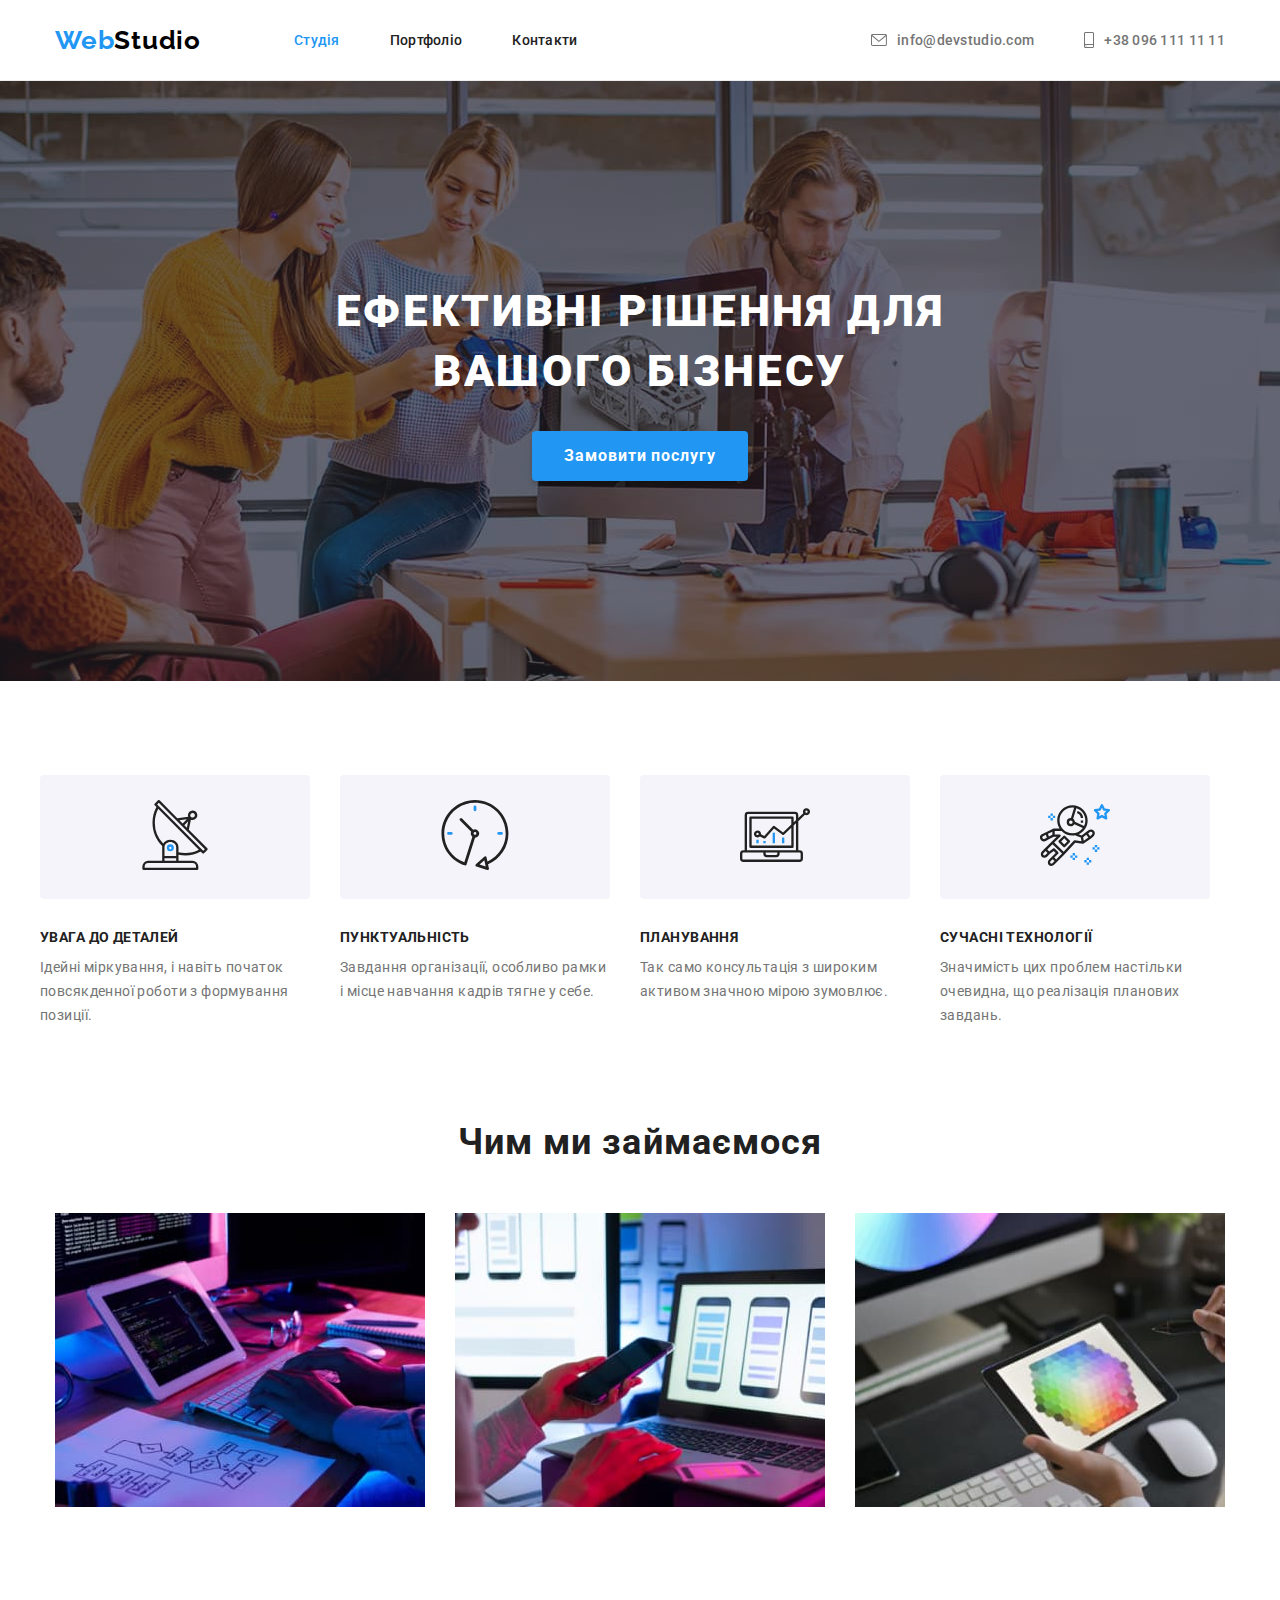
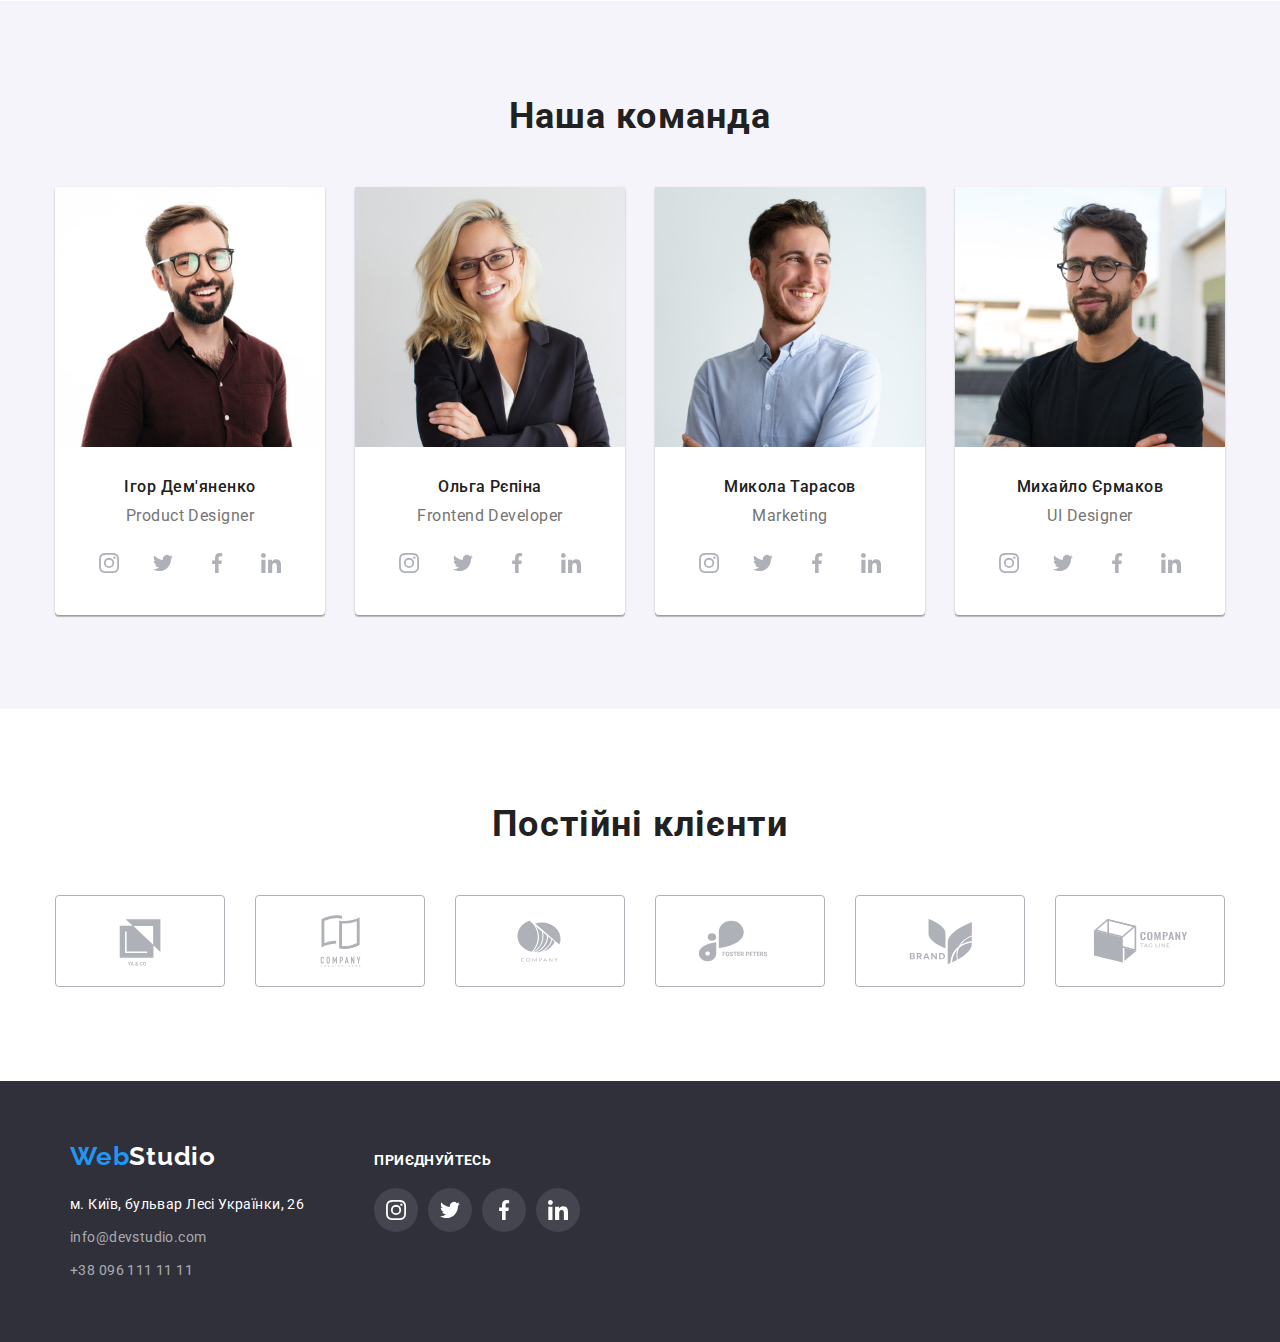
<file: index.html>
<!DOCTYPE html>
<html lang="uk">
  <head>
    <meta charset="UTF-8" />
    <meta http-equiv="X-UA-Compatible" content="IE=edge" />
    <meta name="viewport" content="width=device-width, initial-scale=1.0" />
    <title>WebStudio</title>
    <link rel="preconnect" href="https://fonts.googleapis.com" />
    <link rel="preconnect" href="https://fonts.gstatic.com" crossorigin />
    <link
      href="https://fonts.googleapis.com/css2?family=Raleway:wght@700&family=Roboto:wght@400;500;700;900&display=swap"
      rel="stylesheet"
    />
    <link
      rel="stylesheet"
      href="https://cdnjs.cloudflare.com/ajax/libs/modern-normalize/1.1.0/modern-normalize.min.css"
    />
    <link rel="stylesheet" href="./css/styles.css" />
  </head>
  <body>
    <header class="header">
      <div class="header-container container">
        <nav class="header-nav">
          <a href="/" class="logo link"
            ><span class="logo-first">Web</span
            ><span class="logo-second">Studio</span></a
          >
          <ul class="site-nav list">
            <li class="item"><a href="" class="link current">Студія</a></li>
            <li class="item">
              <a href="./portfolio.html" class="link">Портфоліо</a>
            </li>
            <li class="item"><a href="" class="link">Контакти</a></li>
          </ul>
        </nav>
        <ul class="address-header list">
          <li class="item">
            <a href="mailto:info@devstudio.com" class="header-contacts link">
              <svg class="icon" width="16" height="12">
                <use href="./images/icons.svg#envelope"></use>
              </svg>
              info@devstudio.com</a
            >
          </li>
          <li class="item">
            <a href="tel:+380961111111" class="header-contacts link">
              <svg class="icon" width="10" height="16">
                <use href="./images/icons.svg#smartphone"></use>
              </svg>
              +38 096 111 11 11</a
            >
          </li>
        </ul>
      </div>
    </header>
    <main>
      <section class="hero">
        <div class="container">
          <h1 class="hero-title">
            Ефективні рішення для <br />
            вашого бізнесу
          </h1>
          <button type="button" class="button-hero">Замовити послугу</button>
        </div>
      </section>
      <section class="benefits section">
        <div class="container">
          <h2 class="section-title visually-hidden">Наші переваги</h2>
          <ul class="benefits-list list">
            <li class="item">
              <div class="benefit-thumb">
                <svg class="benefit-icon" width="70" height="70">
                  <use href="./images/icons.svg#antenna"></use>
                </svg>
              </div>
              <h3 class="title-benefits">УВАГА ДО ДЕТАЛЕЙ</h3>
              <p class="text-benefits">
                Ідейні міркування, і навіть початок повсякденної роботи з
                формування позиції.
              </p>
            </li>
            <li class="item">
              <div class="benefit-thumb">
                <svg class="benefit-icon" width="70" height="70">
                  <use href="./images/icons.svg#clock"></use>
                </svg>
              </div>
              <h3 class="title-benefits">ПУНКТУАЛЬНІСТЬ</h3>
              <p class="text-benefits">
                Завдання організації, особливо рамки і місце навчання кадрів
                тягне у себе.
              </p>
            </li>
            <li class="item">
              <div class="benefit-thumb">
                <svg class="benefit-icon" width="70" height="70">
                  <use href="./images/icons.svg#diagram"></use>
                </svg>
              </div>
              <h3 class="title-benefits">ПЛАНУВАННЯ</h3>
              <p class="text-benefits">
                Так само консультація з широким активом значною мірою зумовлює.
              </p>
            </li>
            <li class="item">
              <div class="benefit-thumb">
                <svg class="benefit-icon" width="70" height="70">
                  <use href="./images/icons.svg#astronaut"></use>
                </svg>
              </div>
              <h3 class="title-benefits">СУЧАСНІ ТЕХНОЛОГІЇ</h3>
              <p class="text-benefits">
                Значимість цих проблем настільки очевидна, що реалізація
                планових завдань.
              </p>
            </li>
          </ul>
        </div>
      </section>
      <section class="specialization section">
        <div class="container">
          <h2 class="specialization-title section-title">Чим ми займаємося</h2>
          <ul class="specialization-list list">
            <li class="item">
              <img
                class="specialization-image"
                src="./images/specialization1.jpg"
                alt="фронтенд"
                width="370"
              />
            </li>
            <li class="item">
              <img
                class="specialization-image"
                src="./images/specialization2.jpg"
                alt="розробка додатків"
                width="370"
              />
            </li>
            <li class="item">
              <img
                class="specialization-image"
                src="./images/specialization3.jpg"
                alt="розробка дизайну"
                width="370"
              />
            </li>
          </ul>
        </div>
      </section>
      <section class="team section">
        <div class="container">
          <h2 class="team-title section-title">Наша команда</h2>
          <ul class="team-list list">
            <li class="card-team">
              <img
                src="./images/igor-dem.jpg"
                alt="Product Designer Igor "
                width="270"
              />
              <h3 class="tean-name">Ігор Дем'яненко</h3>
              <p class="team-job">Product Designer</p>
              <div class="social-container">
                <ul class="social-list list">
                  <li class="social-item">
                    <a
                      href="#"
                      target="_blank"
                      rel="noopener noreferrer nofollow"
                      class="social-link link"
                    >
                      <svg class="social-icon" width="20" height="20">
                        <use href="./images/icons.svg#instagram"></use>
                      </svg>
                    </a>
                  </li>
                  <li class="social-item">
                    <a
                      href="#"
                      target="_blank"
                      rel="noopener noreferrer nofollow"
                      class="social-link link"
                    >
                      <svg class="social-icon" width="20" height="20">
                        <use href="./images/icons.svg#twitter"></use>
                      </svg>
                    </a>
                  </li>
                  <li class="social-item">
                    <a
                      href="#"
                      target="_blank"
                      rel="noopener noreferrer nofollow"
                      class="social-link link"
                    >
                      <svg class="social-icon" width="20" height="20">
                        <use href="./images/icons.svg#facebook"></use>
                      </svg>
                    </a>
                  </li>
                  <li class="social-item">
                    <a
                      href="#"
                      target="_blank"
                      rel="noopener noreferrer nofollow"
                      class="social-link link"
                    >
                      <svg class="social-icon" width="20" height="20">
                        <use href="./images/icons.svg#linkedin"></use>
                      </svg>
                    </a>
                  </li>
                </ul>
              </div>
            </li>
            <li class="card-team">
              <img
                src="./images/olga-rep.jpg"
                alt="Frontend Developer Olga"
                width="270"
              />
              <h3 class="tean-name">Ольга Рєпіна</h3>
              <p class="team-job">Frontend Developer</p>
              <div class="social-container">
                <ul class="social-list list">
                  <li class="social-item">
                    <a
                      href="#"
                      target="_blank"
                      rel="noopener noreferrer nofollow"
                      class="social-link link"
                    >
                      <svg class="social-icon" width="20" height="20">
                        <use href="./images/icons.svg#instagram"></use>
                      </svg>
                    </a>
                  </li>
                  <li class="social-item">
                    <a
                      href="#"
                      target="_blank"
                      rel="noopener noreferrer nofollow"
                      class="social-link link"
                    >
                      <svg class="social-icon" width="20" height="20">
                        <use href="./images/icons.svg#twitter"></use>
                      </svg>
                    </a>
                  </li>
                  <li class="social-item">
                    <a
                      href="#"
                      target="_blank"
                      rel="noopener noreferrer nofollow"
                      class="social-link link"
                    >
                      <svg class="social-icon" width="20" height="20">
                        <use href="./images/icons.svg#facebook"></use>
                      </svg>
                    </a>
                  </li>
                  <li class="social-item">
                    <a
                      href="#"
                      target="_blank"
                      rel="noopener noreferrer nofollow"
                      class="social-link link"
                    >
                      <svg class="social-icon" width="20" height="20">
                        <use href="./images/icons.svg#linkedin"></use>
                      </svg>
                    </a>
                  </li>
                </ul>
              </div>
            </li>
            <li class="card-team">
              <img
                src="./images/mukola-tar.jpg"
                alt="Marketing Mukola"
                width="270"
              />
              <h3 class="tean-name">Микола Тарасов</h3>
              <p class="team-job">Marketing</p>
              <div class="social-container">
                <ul class="social-list list">
                  <li class="social-item">
                    <a
                      href="#"
                      target="_blank"
                      rel="noopener noreferrer nofollow"
                      class="social-link link"
                    >
                      <svg class="social-icon" width="20" height="20">
                        <use href="./images/icons.svg#instagram"></use>
                      </svg>
                    </a>
                  </li>
                  <li class="social-item">
                    <a
                      href="#"
                      target="_blank"
                      rel="noopener noreferrer nofollow"
                      class="social-link link"
                    >
                      <svg class="social-icon" width="20" height="20">
                        <use href="./images/icons.svg#twitter"></use>
                      </svg>
                    </a>
                  </li>
                  <li class="social-item">
                    <a
                      href="#"
                      target="_blank"
                      rel="noopener noreferrer nofollow"
                      class="social-link link"
                    >
                      <svg class="social-icon" width="20" height="20">
                        <use href="./images/icons.svg#facebook"></use>
                      </svg>
                    </a>
                  </li>
                  <li class="social-item">
                    <a
                      href="#"
                      target="_blank"
                      rel="noopener noreferrer nofollow"
                      class="social-link link"
                    >
                      <svg class="social-icon" width="20" height="20">
                        <use href="./images/icons.svg#linkedin"></use>
                      </svg>
                    </a>
                  </li>
                </ul>
              </div>
            </li>
            <li class="card-team">
              <img
                src="./images/muxailo-erm.jpg"
                alt="Designer Muxailo"
                width="270"
              />
              <h3 class="tean-name">Михайло Єрмаков</h3>
              <p class="team-job">UI Designer</p>
              <div class="social-container">
                <ul class="social-list list">
                  <li class="social-item">
                    <a
                      href="#"
                      target="_blank"
                      rel="noopener noreferrer nofollow"
                      class="social-link link"
                    >
                      <svg class="social-icon" width="20" height="20">
                        <use href="./images/icons.svg#instagram"></use>
                      </svg>
                    </a>
                  </li>
                  <li class="social-item">
                    <a
                      href="#"
                      target="_blank"
                      rel="noopener noreferrer nofollow"
                      class="social-link link"
                    >
                      <svg class="social-icon" width="20" height="20">
                        <use href="./images/icons.svg#twitter"></use>
                      </svg>
                    </a>
                  </li>
                  <li class="social-item">
                    <a
                      href="#"
                      target="_blank"
                      rel="noopener noreferrer nofollow"
                      class="social-link link"
                    >
                      <svg class="social-icon" width="20" height="20">
                        <use href="./images/icons.svg#facebook"></use>
                      </svg>
                    </a>
                  </li>
                  <li class="social-item">
                    <a
                      href="#"
                      target="_blank"
                      rel="noopener noreferrer nofollow"
                      class="social-link link"
                    >
                      <svg class="social-icon" width="20" height="20">
                        <use href="./images/icons.svg#linkedin"></use>
                      </svg>
                    </a>
                  </li>
                </ul>
              </div>
            </li>
          </ul>
        </div>
      </section>
      <section class="client section">
        <div class="container">
          <h2 class="client-title section-title">Постійні клієнти</h2>
          <ul class="client-list list">
            <li class="client-item">
              <a
                href="#"
                target="_blank"
                rel="noopener noreferrer nofollow"
                class="client-link link"
              >
                <svg class="button-client" width="106px" height="60px">
                  <use href="./images/icons.svg#company1"></use>
                </svg>
              </a>
            </li>
            <li class="client-item">
              <a
                href="#"
                target="_blank"
                rel="noopener noreferrer nofollow"
                class="client-link link"
              >
                <svg class="button-client" width="106px" height="60px">
                  <use href="./images/icons.svg#company2"></use>
                </svg>
              </a>
            </li>
            <li class="client-item">
              <a
                href="#"
                target="_blank"
                rel="noopener noreferrer nofollow"
                class="client-link link"
              >
                <svg class="button-client" width="106px" height="60px">
                  <use href="./images/icons.svg#company3"></use>
                </svg>
              </a>
            </li>
            <li class="client-item">
              <a
                href="#"
                target="_blank"
                rel="noopener noreferrer nofollow"
                class="client-link link"
              >
                <svg class="button-client" width="106px" height="60px">
                  <use href="./images/icons.svg#company4"></use>
                </svg>
              </a>
            </li>
            <li class="client-item">
              <a
                href="#"
                target="_blank"
                rel="noopener noreferrer nofollow"
                class="client-link link"
              >
                <svg class="button-client" width="106px" height="60px">
                  <use href="./images/icons.svg#company5"></use>
                </svg>
              </a>
            </li>
            <li class="client-item">
              <a
                href="#"
                target="_blank"
                rel="noopener noreferrer nofollow"
                class="client-link link"
              >
                <svg class="button-client" width="106px" height="60px">
                  <use href="./images/icons.svg#company6"></use>
                </svg>
              </a>
            </li>
          </ul>
        </div>
      </section>
    </main>
    <footer class="footer">
      <div class="footer-container container">
        <div class="footer-box">
          <a href="/" class="logo link"
            ><span class="logo-first">Web</span
            ><span class="logo-footer">Studio</span></a
          >
          <address class="address-footer">
            <ul class="address-footer-list list">
              <li class="item">
                <a
                  href="https://goo.gl/maps/XgjmKiaME6EHn6Jn9"
                  target="_blank"
                  rel="noopener noreferrer nofollow"
                  class="address-footer-lokation link"
                  >м. Київ, бульвар Лесі Українки, 26</a
                >
              </li>
              <li class="item">
                <a
                  href="mailto:info@devstudio.com"
                  class="address-footer-link link"
                  >info@devstudio.com</a
                >
              </li>
              <li class="item">
                <a href="tel:+380961111111" class="address-footer-link link"
                  >+38 096 111 11 11</a
                >
              </li>
            </ul>
          </address>
        </div>
        <div class="footer-social-box">
          <h3 class="social-title-footer">приєднуйтесь</h3>
          <div class="social-container-footer">
            <ul class="social-list list">
              <li class="social-item">
                <a
                  href="#"
                  target="_blank"
                  rel="noopener noreferrer nofollow"
                  class="social-link social-link-footer link"
                >
                  <svg class="social-icon-footer" width="20" height="20">
                    <use href="./images/icons.svg#instagram"></use>
                  </svg>
                </a>
              </li>
              <li class="social-item">
                <a
                  href="#"
                  target="_blank"
                  rel="noopener noreferrer nofollow"
                  class="social-link social-link-footer link"
                >
                  <svg class="social-icon-footer" width="20" height="20">
                    <use href="./images/icons.svg#twitter"></use>
                  </svg>
                </a>
              </li>
              <li class="social-item">
                <a
                  href="#"
                  target="_blank"
                  rel="noopener noreferrer nofollow"
                  class="social-link social-link-footer link"
                >
                  <svg class="social-icon-footer" width="20" height="20">
                    <use href="./images/icons.svg#facebook"></use>
                  </svg>
                </a>
              </li>
              <li class="social-item">
                <a
                  href="#"
                  target="_blank"
                  rel="noopener noreferrer nofollow"
                  class="social-link social-link-footer link"
                >
                  <svg class="social-icon-footer" width="20" height="20">
                    <use href="./images/icons.svg#linkedin"></use>
                  </svg>
                </a>
              </li>
            </ul>
          </div>
        </div>
      </div>
    </footer>
  </body>
</html>
</file>
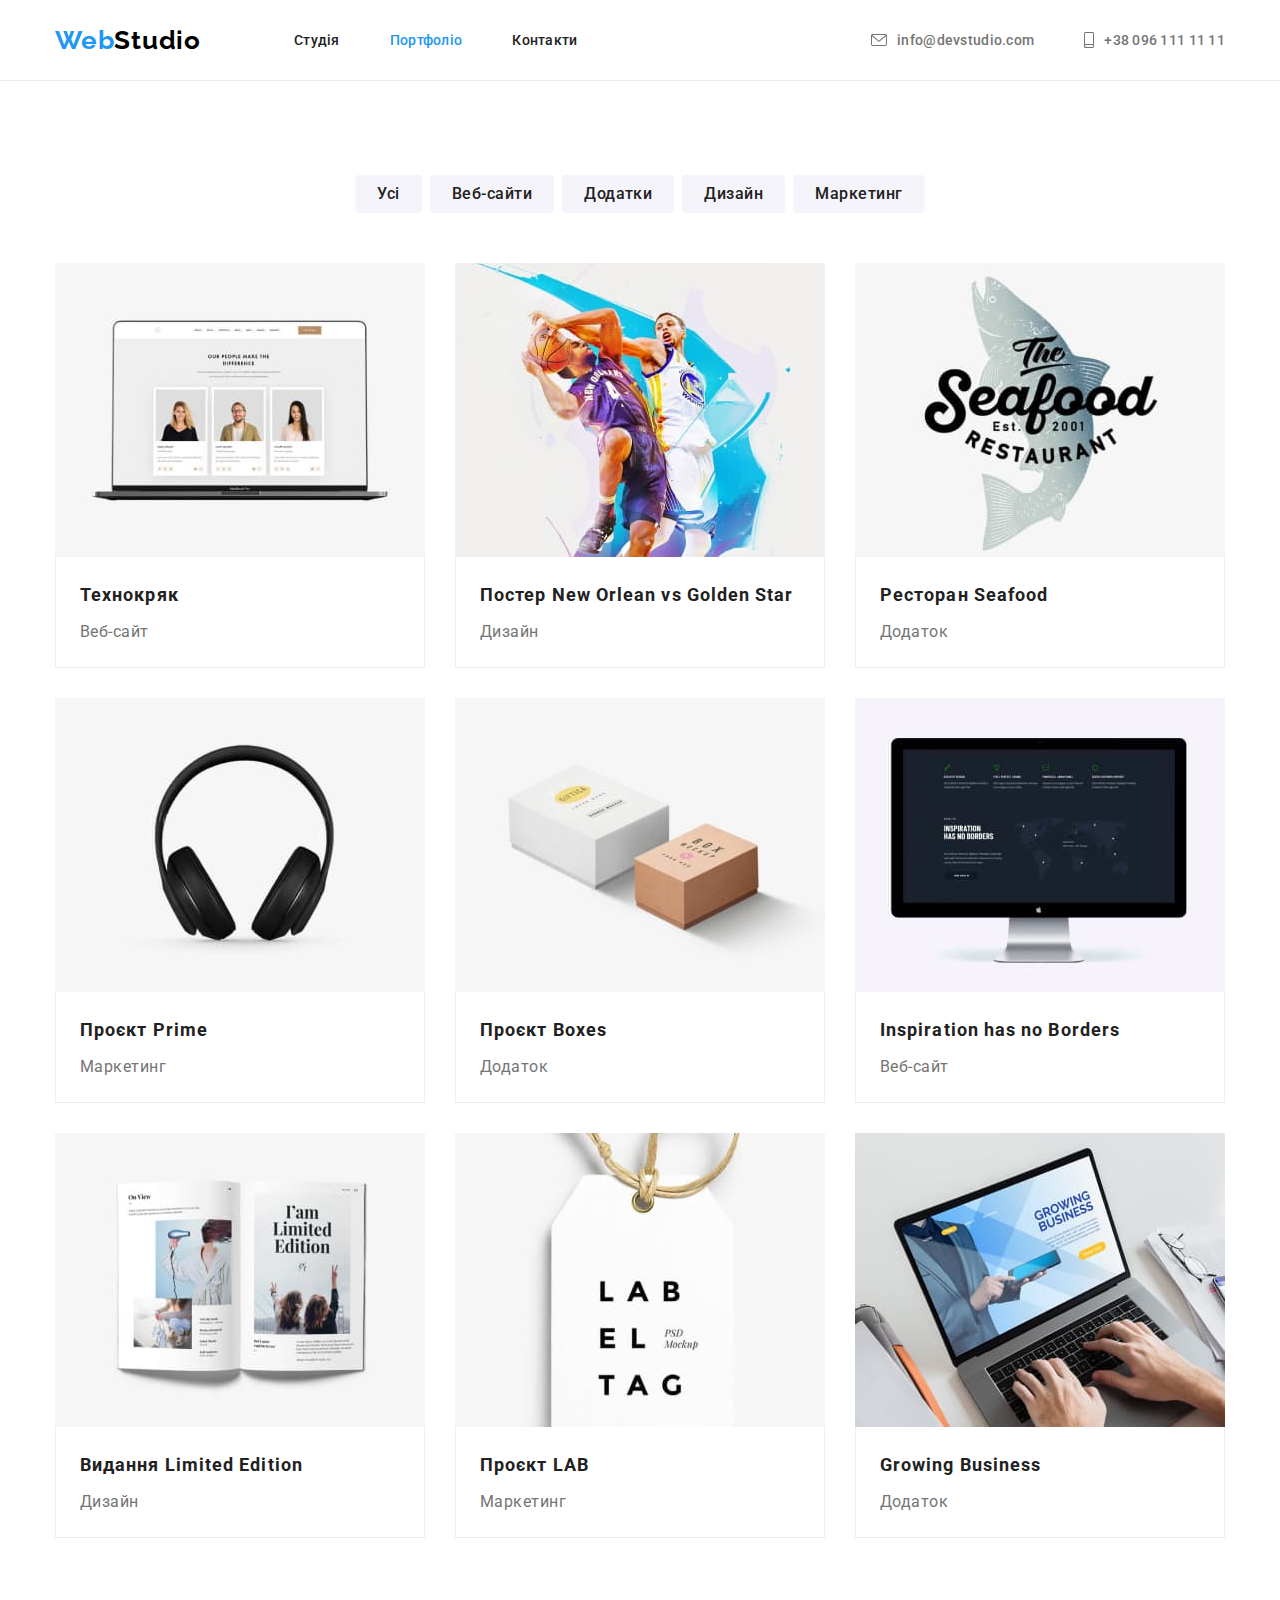
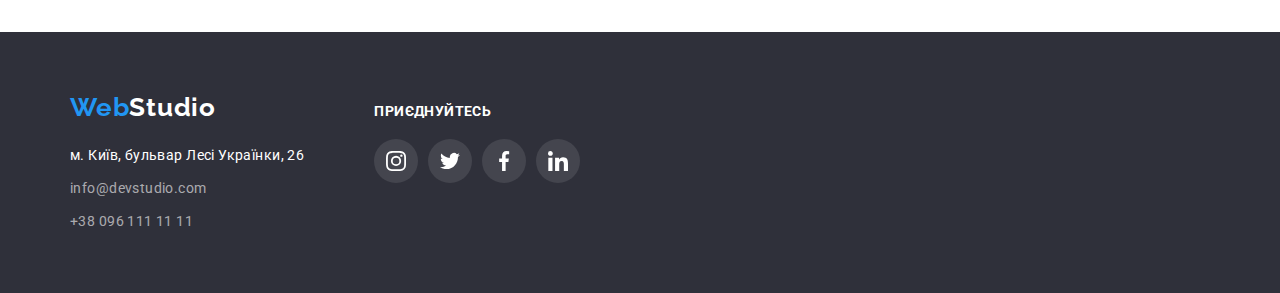
<file: portfolio.html>
<!DOCTYPE html>
<html lang="uk">
  <head>
    <meta charset="UTF-8" />
    <meta http-equiv="X-UA-Compatible" content="IE=edge" />
    <meta name="viewport" content="width=device-width, initial-scale=1.0" />
    <title>WebStudio</title>
    <link rel="preconnect" href="https://fonts.googleapis.com" />
    <link rel="preconnect" href="https://fonts.gstatic.com" crossorigin />
    <link
      href="https://fonts.googleapis.com/css2?family=Raleway:wght@700&family=Roboto:wght@400;500;700;900&display=swap"
      rel="stylesheet"
    />
    <link
      rel="stylesheet"
      href="https://cdnjs.cloudflare.com/ajax/libs/modern-normalize/1.1.0/modern-normalize.min.css"
    />
    <link rel="stylesheet" href="./css/styles.css" />
  </head>

  <body>
    <header class="header">
      <div class="header-container container">
        <nav class="header-nav">
          <a href="/" class="logo link"
            ><span class="logo-first">Web</span
            ><span class="logo-second">Studio</span></a
          >
          <ul class="site-nav list">
            <li class="item"><a href="./index.html" class="link">Студія</a></li>
            <li class="item">
              <a href="" class="link current">Портфоліо</a>
            </li>
            <li class="item"><a href="" class="link">Контакти</a></li>
          </ul>
        </nav>
        <ul class="address-header list">
          <li class="item">
            <a href="mailto:info@devstudio.com" class="header-contacts link">
              <svg class="icon" width="16" height="12">
                <use href="./images/icons.svg#envelope"></use>
              </svg>
              info@devstudio.com</a
            >
          </li>
          <li class="item">
            <a href="tel:+380961111111" class="header-contacts link">
              <svg class="icon" width="10" height="16">
                <use href="./images/icons.svg#smartphone"></use>
              </svg>
              +38 096 111 11 11</a
            >
          </li>
        </ul>
      </div>
    </header>
    <section class="portfolio section">
      <div class="container">
        <h1 class="visually-hidden">portfolio</h1>
        <ul class="filter list">
          <li class="filter-item">
            <button type="button" class="button-filter">Усі</button>
          </li>
          <li class="filter-item">
            <button type="button" class="button-filter">Веб-сайти</button>
          </li>
          <li class="filter-item">
            <button type="button" class="button-filter">Додатки</button>
          </li>
          <li class="filter-item">
            <button type="button" class="button-filter">Дизайн</button>
          </li>
          <li class="filter-item">
            <button type="button" class="button-filter">Маркетинг</button>
          </li>
        </ul>
        <ul class="projects-list list">
          <li class="portfolio-card item">
            <!-- <a href="#" class="portfolio-link"></a> -->
            <a href="#" class="portfolio-link link">
              <img
                src="./images/portfolio-laptop.jpg"
                alt="ноутбук"
                width="370"
              />
              <div class="card-contens">
                <h2 class="card-title">Технокряк</h2>
                <p class="card-text">Веб-сайт</p>
              </div>
            </a>
          </li>
          <li class="portfolio-card item">
            <a href="#" class="portfolio-link link">
              <img
                src="./images/portfolio-nba.jpg"
                alt="два баскетболіста"
                width="370"
              />
              <div class="card-contens">
                <h2 class="card-title">Постер New Orlean vs Golden Star</h2>
                <p class="card-text">Дизайн</p>
              </div>
            </a>
          </li>
          <li class="portfolio-card item">
            <a href="#" class="portfolio-link link">
              <img
                src="./images/portfolio-restaurant-seafood.jpg"
                alt="рибний ресторан"
                width="370"
              />
              <div class="card-contens">
                <h2 class="card-title">Ресторан Seafood</h2>
                <p class="card-text">Додаток</p>
              </div>
            </a>
          </li>
          <li class="portfolio-card item">
            <a href="#" class="portfolio-link link">
              <img
                src="./images/portfolio-headphones.jpg"
                alt="наушникі"
                width="370"
              />
              <div class="card-contens">
                <h2 class="card-title">Проєкт Prime</h2>
                <p class="card-text">Маркетинг</p>
              </div>
            </a>
          </li>
          <li class="portfolio-card item">
            <a href="#" class="portfolio-link link">
              <img
                src="./images/portfolio-boxes.jpg"
                alt="дві коробки"
                width="370"
              />
              <div class="card-contens">
                <h2 class="card-title">Проєкт Boxes</h2>
                <p class="card-text">Додаток</p>
              </div>
            </a>
          </li>
          <li class="portfolio-card item">
            <a href="#" class="portfolio-link link">
              <img
                src="./images/portfolio-monitor.jpg"
                alt="монітор"
                width="370"
              />
              <div class="card-contens">
                <h2 class="card-title">Inspiration has no Borders</h2>
                <p class="card-text">Веб-сайт</p>
              </div>
            </a>
          </li>
          <li class="portfolio-card item">
            <a href="#" class="portfolio-link link">
              <img src="./images/portfolio-book.jpg" alt="книжка" width="370" />
              <div class="card-contens">
                <h2 class="card-title">Видання Limited Edition</h2>
                <p class="card-text">Дизайн</p>
              </div>
            </a>
          </li>
          <li class="portfolio-card item">
            <a href="#" class="portfolio-link link">
              <img src="./images/portfolio-tag.jpg" alt="бірка" width="370" />
              <div class="card-contens">
                <h2 class="card-title">Проєкт LAB</h2>
                <p class="card-text">Маркетинг</p>
              </div>
            </a>
          </li>
          <li class="portfolio-card item">
            <a href="#" class="portfolio-link link">
              <img src="./images/portfolio-laptop2.jpg" alt="" width="370" />
              <div class="card-contens">
                <h2 class="card-title">Growing Business</h2>
                <p class="card-text">Додаток</p>
              </div>
            </a>
          </li>
        </ul>
      </div>
    </section>
    <footer class="footer">
      <div class="footer-container container">
        <div class="footer-box">
          <a href="/" class="logo link"
            ><span class="logo-first">Web</span
            ><span class="logo-footer">Studio</span></a
          >
          <address class="address-footer">
            <ul class="address-footer-list list">
              <li class="item">
                <a
                  href="https://goo.gl/maps/XgjmKiaME6EHn6Jn9"
                  target="_blank"
                  rel="noopener noreferrer nofollow"
                  class="address-footer-lokation link"
                  >м. Київ, бульвар Лесі Українки, 26</a
                >
              </li>
              <li class="item">
                <a
                  href="mailto:info@devstudio.com"
                  class="address-footer-link link"
                  >info@devstudio.com</a
                >
              </li>
              <li class="item">
                <a href="tel:+380961111111" class="address-footer-link link"
                  >+38 096 111 11 11</a
                >
              </li>
            </ul>
          </address>
        </div>
        <div class="footer-social-box">
          <h3 class="social-title-footer">приєднуйтесь</h3>
          <div class="social-container-footer">
            <ul class="social-list list">
              <li class="social-item">
                <a
                  href="#"
                  target="_blank"
                  rel="noopener noreferrer nofollow"
                  class="social-link social-link-footer link"
                >
                  <svg class="social-icon-footer" width="20" height="20">
                    <use href="./images/icons.svg#instagram"></use>
                  </svg>
                </a>
              </li>
              <li class="social-item">
                <a
                  href="#"
                  target="_blank"
                  rel="noopener noreferrer nofollow"
                  class="social-link social-link-footer link"
                >
                  <svg class="social-icon-footer" width="20" height="20">
                    <use href="./images/icons.svg#twitter"></use>
                  </svg>
                </a>
              </li>
              <li class="social-item">
                <a
                  href="#"
                  target="_blank"
                  rel="noopener noreferrer nofollow"
                  class="social-link social-link-footer link"
                >
                  <svg class="social-icon-footer" width="20" height="20">
                    <use href="./images/icons.svg#facebook"></use>
                  </svg>
                </a>
              </li>
              <li class="social-item">
                <a
                  href="#"
                  target="_blank"
                  rel="noopener noreferrer nofollow"
                  class="social-link social-link-footer link"
                >
                  <svg class="social-icon-footer" width="20" height="20">
                    <use href="./images/icons.svg#linkedin"></use>
                  </svg>
                </a>
              </li>
            </ul>
          </div>
        </div>
      </div>
    </footer>
  </body>
</html>
</file>
<file: css/styles.css>
:root {
  --primery-text-color: #757575;
  --title-text-color: #212121;
  --accent-color: #2196f3;
  --accent-color-text: #ffffff;
  --background-color: #ffffff;
  --background-color-second: #f5f4fa;
  --backgraund-color-footer: #2f303a;
  --logo-font: "Raleway";
  --margin-card: 30px;
  --icon-color: #afb1b8;
}

/* General style */

a {
  text-decoration: none;
  color: inherit;
  font-family: inherit;
  padding: 0;
}

h1,
h2,
h3,
h4,
h5,
h6,
p,
ul {
  padding: 0px;
  margin: 0px;
}

img {
  display: block;
  max-width: 100%;
}

body {
  background-color: var(--background-color);
  color: var(--primery-text-color);
  font-family: "Roboto", sans-serif;
}

.list {
  list-style: none;
}

.link {
  text-decoration: none;
}

.button-pointer {
  cursor: pointer;
}

.container {
  width: 1200px;
  padding: 0px 15px;
  margin-right: auto;
  margin-left: auto;
  /* outline: 1px solid tomato; */
}

.section {
  padding-top: 94px;
  padding-bottom: 94px;
}

/* header */
.header {
  border-bottom: 1px solid #ececec;
}

.logo {
  font-family: var(--logo-font);
  font-weight: 700;
  font-size: 26px;
  line-height: calc(31 / 26);
  letter-spacing: 0.03em;
}

.logo-first {
  color: var(--accent-color);
}

.logo-second {
  color: #000000;
}

.logo-footer {
  color: #ffffff;
}

/* Site navigatiot */

.header-container {
  display: flex;
  align-items: center;
  margin-top: 0px;
  margin-bottom: 0px;
}

.header-nav {
  display: flex;
  margin-top: 0px;
  margin-bottom: 0px;
  align-items: center;
}

.site-nav {
  display: flex;
  margin-top: 0px;
  margin-bottom: 0px;
  margin-left: 93px;
  padding-left: 0px;
}

.site-nav .item:not(:last-child) {
  margin-right: 50px;
}

.site-nav .link {
  display: block;
  font-weight: 500;
  font-size: 14px;
  line-height: calc(16 / 14);
  letter-spacing: 0.02em;
  color: var(--title-text-color);
  padding-top: 32px;
  padding-bottom: 32px;
}

.header-nav .link:hover,
.header-nav .link:focus {
  color: var(--accent-color);
}

.site-nav .link.current {
  color: var(--accent-color);
}

.address-header {
  display: flex;
  padding-left: 0px;
  margin-left: auto;
  margin-top: 0px;
  margin-bottom: 0px;
}

.address-header .item:not(:last-child) {
  margin-right: 50px;
}

.header-contacts {
  display: flex;
  align-items: center;
  font-weight: 500;
  font-size: 14px;
  line-height: calc(16 / 14);
  letter-spacing: 0.02em;
  color: var(--primery-text-color);
  padding-top: 32px;
  padding-bottom: 32px;
}

.header-contacts:hover,
.header-contacts:focus {
  color: var(--accent-color);
}

.icon {
  margin-right: 10px;
  fill: currentColor;
}

.header-contacts:hover .icon,
.header-contacts:focus .icon {
  fill: var(--accent-color);
}

/* Section hero */
.hero {
  background-color: var(--backgraund-color-footer);
  text-align: center;
  padding-top: 200px;
  padding-bottom: 200px;

  max-width: 1600px;
  margin-right: auto;
  margin-left: auto;

  background-image: linear-gradient(
      to right,
      rgba(47, 48, 58, 0.4),
      rgba(47, 48, 58, 0.4)
    ),
    url(../images/hero-img.jpg);
  background-repeat: no-repeat;
  background-size: cover;
  background-position: center;
}

.hero-title {
  font-weight: 900;
  font-size: 44px;
  line-height: calc(60 / 44);
  /* text-align: center; */
  margin-bottom: 30px;
  letter-spacing: 0.06em;
  text-transform: uppercase;
  color: var(--background-color);
}

.button-hero {
  padding-top: 10px;
  padding-bottom: 10px;
  padding-right: 32px;
  padding-left: 32px;
  background-color: var(--accent-color);
  box-shadow: 0px 4px 4px rgba(0, 0, 0, 0.15);
  border-radius: 4px;
  font-family: inherit;
  font-weight: 700;
  font-size: 16px;
  line-height: calc(30 / 16);
  letter-spacing: 0.06em;
  color: var(--background-color);
  border: none;
  cursor: pointer;
}

.button-hero:hover,
.button-hero:focus {
  background-color: #188ce8;
}

/* section our-benefits*/

.visually-hidden {
  position: absolute;
  white-space: nowrap;
  width: 1px;
  height: 1px;
  overflow: hidden;
  border: 0;
  padding: 0;
  clip: rect(0 0 0 0);
  clip-path: inset(50%);
  margin: -1px;
}

.benefits-list {
  display: flex;
  /* outline: 1px solid tomato; */
  margin-left: -30px;
  justify-content: center;
}

.benefits-list .item {
  flex-basis: calc(100% / 4 - 30px);
  /* margin-left: -30px; */
}

.benefits-list .item:not(:first-child) {
  margin-left: 30px;
}

.benefit-thumb {
  background-color: var(--background-color-second);
  padding: 25px 100px;
  border-radius: 4px;
  margin-bottom: 30px;
}

.title-benefits {
  margin-bottom: 10px;
  font-weight: 700;
  font-size: 14px;
  line-height: calc(16 / 14);
  letter-spacing: 0.03em;
  text-transform: uppercase;
  color: var(--title-text-color);
}

.text-benefits {
  font-weight: 400;
  font-size: 14px;
  line-height: calc(24 / 14);
  letter-spacing: 0.03em;
}

/* section specialization */

.specialization {
  padding-top: 0px;
}

.section-title {
  font-weight: 700;
  font-size: 36px;
  line-height: calc(42 / 36);
  text-align: center;
  letter-spacing: 0.03em;
  color: var(--title-text-color);
}

.specialization-title {
  margin-bottom: 50px;
}

.specialization-list {
  display: flex;
  justify-content: center;
}

.specialization-list .item:not(:last-child) {
  margin-right: 30px;
}

.specialization-image {
  display: block;
}

/* Section Team */

.team {
  background-color: var(--background-color-second);
}

.team-title {
  margin-bottom: 50px;
}

.team-list {
  display: flex;
  justify-content: center;
}

.card-team:not(:last-child) {
  margin-right: 30px;
}

.card-team img {
  display: block;
}

.card-team {
  background-color: var(--background-color);
  box-shadow: 0px 1px 3px rgba(0, 0, 0, 0.12), 0px 1px 1px rgba(0, 0, 0, 0.14),
    0px 2px 1px rgba(0, 0, 0, 0.2);
  border-radius: 0px 0px 4px 4px;
}

.tean-name {
  margin-top: 30px;
  font-weight: 500;
  font-size: 16px;
  line-height: calc(19 / 16);
  text-align: center;
  letter-spacing: 0.03em;
  color: var(--title-text-color);
}

.team-job {
  margin-top: 10px;
  margin-bottom: 16px;
  font-weight: 400;
  font-size: 16px;
  line-height: calc(19 / 16);
  text-align: center;
  letter-spacing: 0.03em;
}

.social-container {
  margin-bottom: 30px;
}

.social-list {
  display: flex;
  justify-content: center;
}

.social-item {
  width: 44px;
  height: 44px;
}

.social-item:not(:last-child) {
  margin-right: 10px;
}

.social-link {
  display: flex;
  align-items: center;
  justify-content: center;
  width: 100%;
  height: 100%;
  color: var(--icon-color);
  background-color: var(--background-color);
  border-radius: 50%;
}

.social-link:hover,
.social-link:focus {
  background-color: var(--accent-color);
}

.social-icon {
  fill: currentColor;
}

.social-link:hover .social-icon,
.social-link:focus .social-icon {
  fill: var(--accent-color-text);
}

/* section client */

.client-title {
  margin-bottom: 50px;
}

.client-list {
  display: flex;
  justify-content: center;
}
.client-item:not(:last-child) {
  margin-right: 30px;
}

.client-link {
  display: block;
  width: 170px;
  height: 92px;
  padding: 16px 32px;
  border: 1px solid var(--icon-color);
  border-radius: 4px;
  color: var(--icon-color);
}

.client-link:hover,
.client-link:focus {
  border: 1px solid var(--accent-color);
  border-radius: 4px;
}

.button-client {
  fill: currentColor;
}

.client-link:hover .button-client,
.client-link:focus .button-client {
  fill: var(--accent-color);
}

/* Section portfolio*/

.filter {
  display: flex;
  justify-content: center;
  margin-bottom: 50px;
}

.filter-item:not(:last-child) {
  margin-right: 8px;
}

.button-filter {
  padding-top: 6px;
  padding-bottom: 6px;
  padding-right: 22px;
  padding-left: 22px;
  background-color: var(--background-color-second);
  color: var(--title-text-color);
  border: none;
  border-radius: 4px;
  font-weight: 500;
  font-size: 16px;
  line-height: calc(26 / 16);
  letter-spacing: 0.03em;
  font-family: inherit;
  cursor: pointer;
}

.button-filter:hover,
.button-filter:focus {
  background-color: var(--accent-color);
  color: var(--accent-color-text);
  box-shadow: 0px 3px 1px rgba(0, 0, 0, 0.1), 0px 1px 2px rgba(0, 0, 0, 0.08),
    0px 2px 2px rgba(0, 0, 0, 0.12);
}

.projects-list {
  display: flex;
  flex-wrap: wrap;
  margin-left: -30px;
  margin-top: -30px;
}

.projects-list .item {
  flex-basis: calc(100% / 3 - var(--margin-card));
  margin-left: 30px;
  margin-top: 30px;
}

.portfolio-card:hover,
.portfolio-card:focus {
  box-shadow: 0px 1px 1px rgba(0, 0, 0, 0.12), 0px 4px 4px rgba(0, 0, 0, 0.06),
    1px 4px 6px rgba(0, 0, 0, 0.16);
}

.card-contens {
  padding: 20px 24px;
  border: 1px solid #eeeeee;
  border-top: none;
}

.card-title {
  margin-bottom: 4px;
  font-weight: 700;
  font-size: 18px;
  line-height: calc(36 / 18);
  letter-spacing: 0.06em;
  color: var(--title-text-color);
}

.card-text {
  font-weight: 400;
  font-size: 16px;
  line-height: 30px;
  letter-spacing: 0.03em;
  color: inherit;
}

/* footer */

.footer {
  background-color: #2f303a;
}

.footer-container {
  display: flex;
  align-items: baseline;
}

.footer-box {
  padding-top: 60px;
  padding-bottom: 60px;
  padding-left: 15px;
  margin-right: 70px;
}

.address-footer {
  margin-top: 20px;
}

.address-footer-list {
  font-style: normal;
}

.address-footer-list li {
  display: block;
}

.address-footer-list .item:not(:last-child) {
  margin-bottom: 9px;
}

.address-footer-lokation {
  font-weight: 400;
  font-size: 14px;
  line-height: calc(24 / 14);
  letter-spacing: 0.03em;
  color: var(--background-color);
}

.address-footer-link {
  font-weight: 400;
  font-size: 14px;
  line-height: 24px;
  letter-spacing: 0.03em;
  color: rgba(255, 255, 255, 0.6);
}

.address-footer-list a:hover,
.address-footer-list a:focus {
  color: var(--accent-color);
}

.social-title-footer {
  margin-bottom: 20px;
  font-weight: 700;
  font-size: 14px;
  line-height: calc(16 / 14);
  letter-spacing: 0.03em;
  text-transform: uppercase;
  color: var(--accent-color-text);
}

.social-link-footer {
  background-color: rgba(255, 255, 255, 0.1);
  color: var(--background-color);
}

.social-icon-footer {
  fill: var(--accent-color-text);
}
</file>
